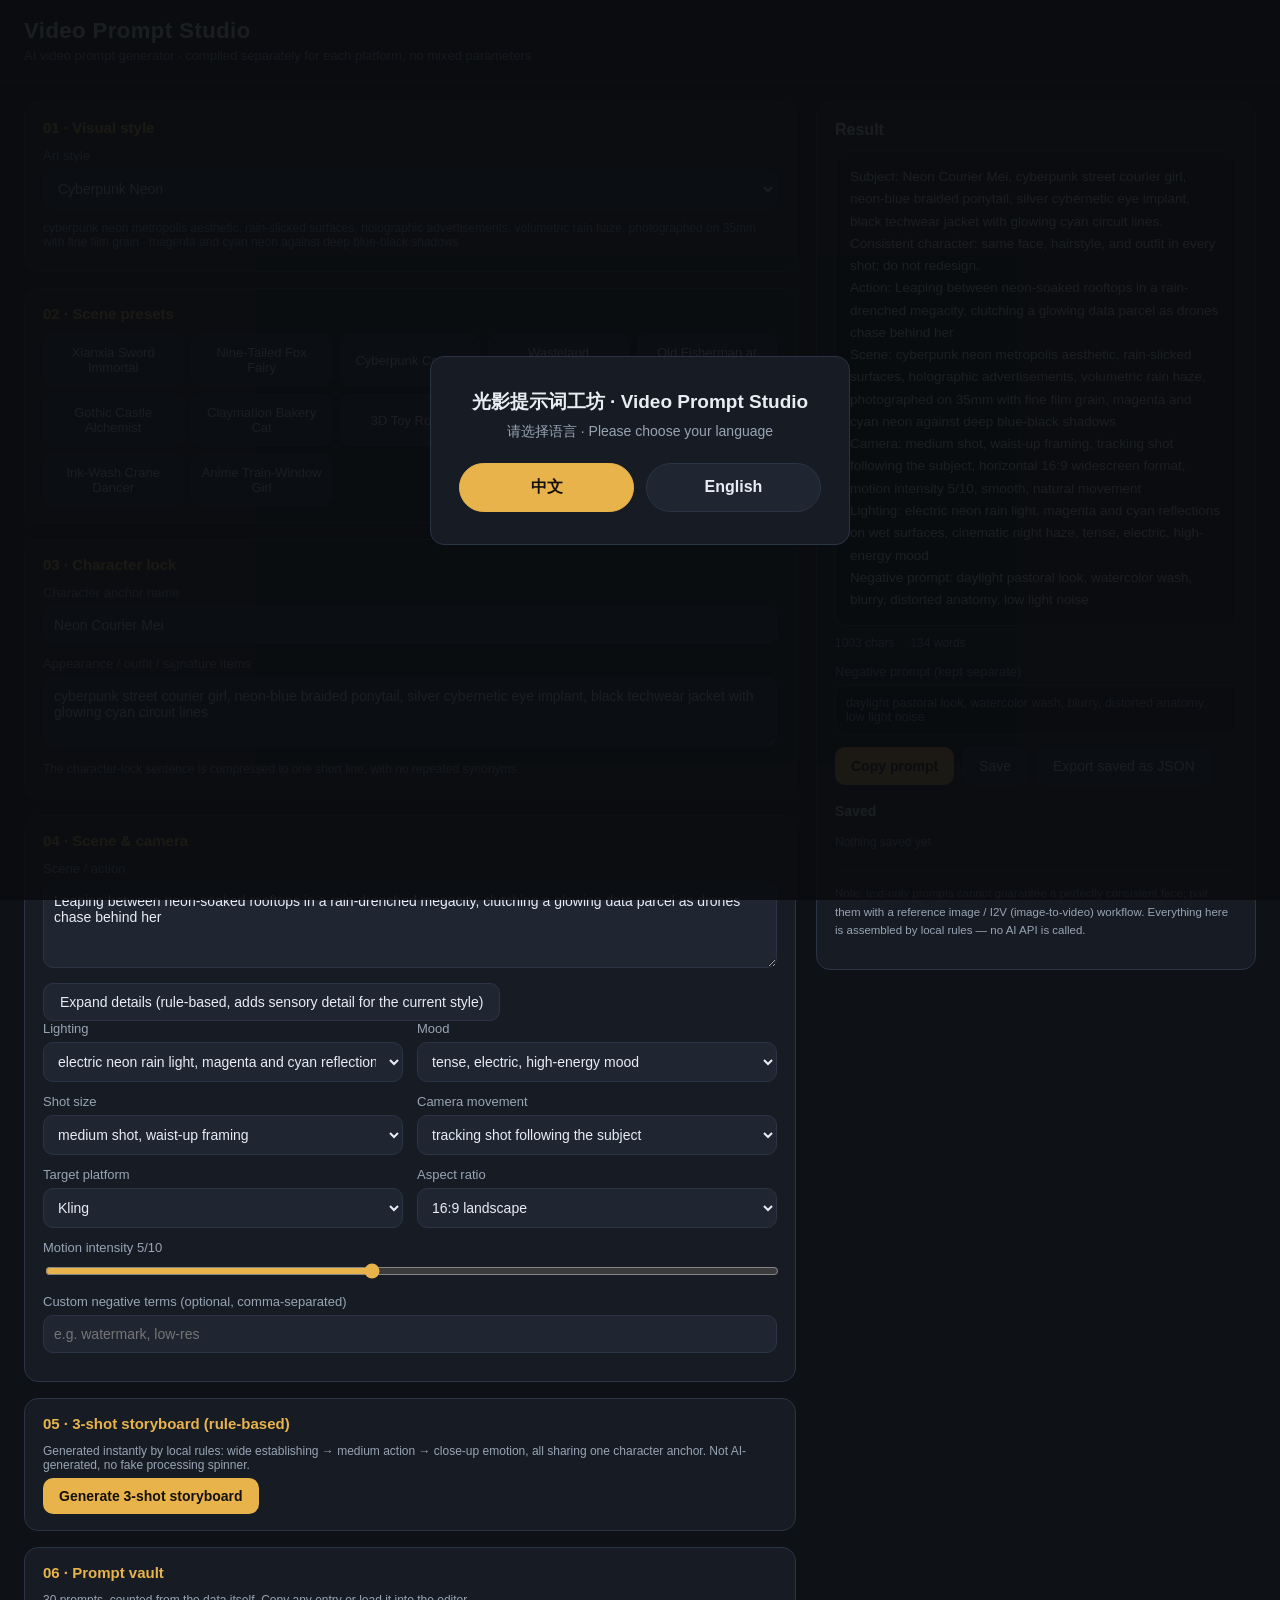
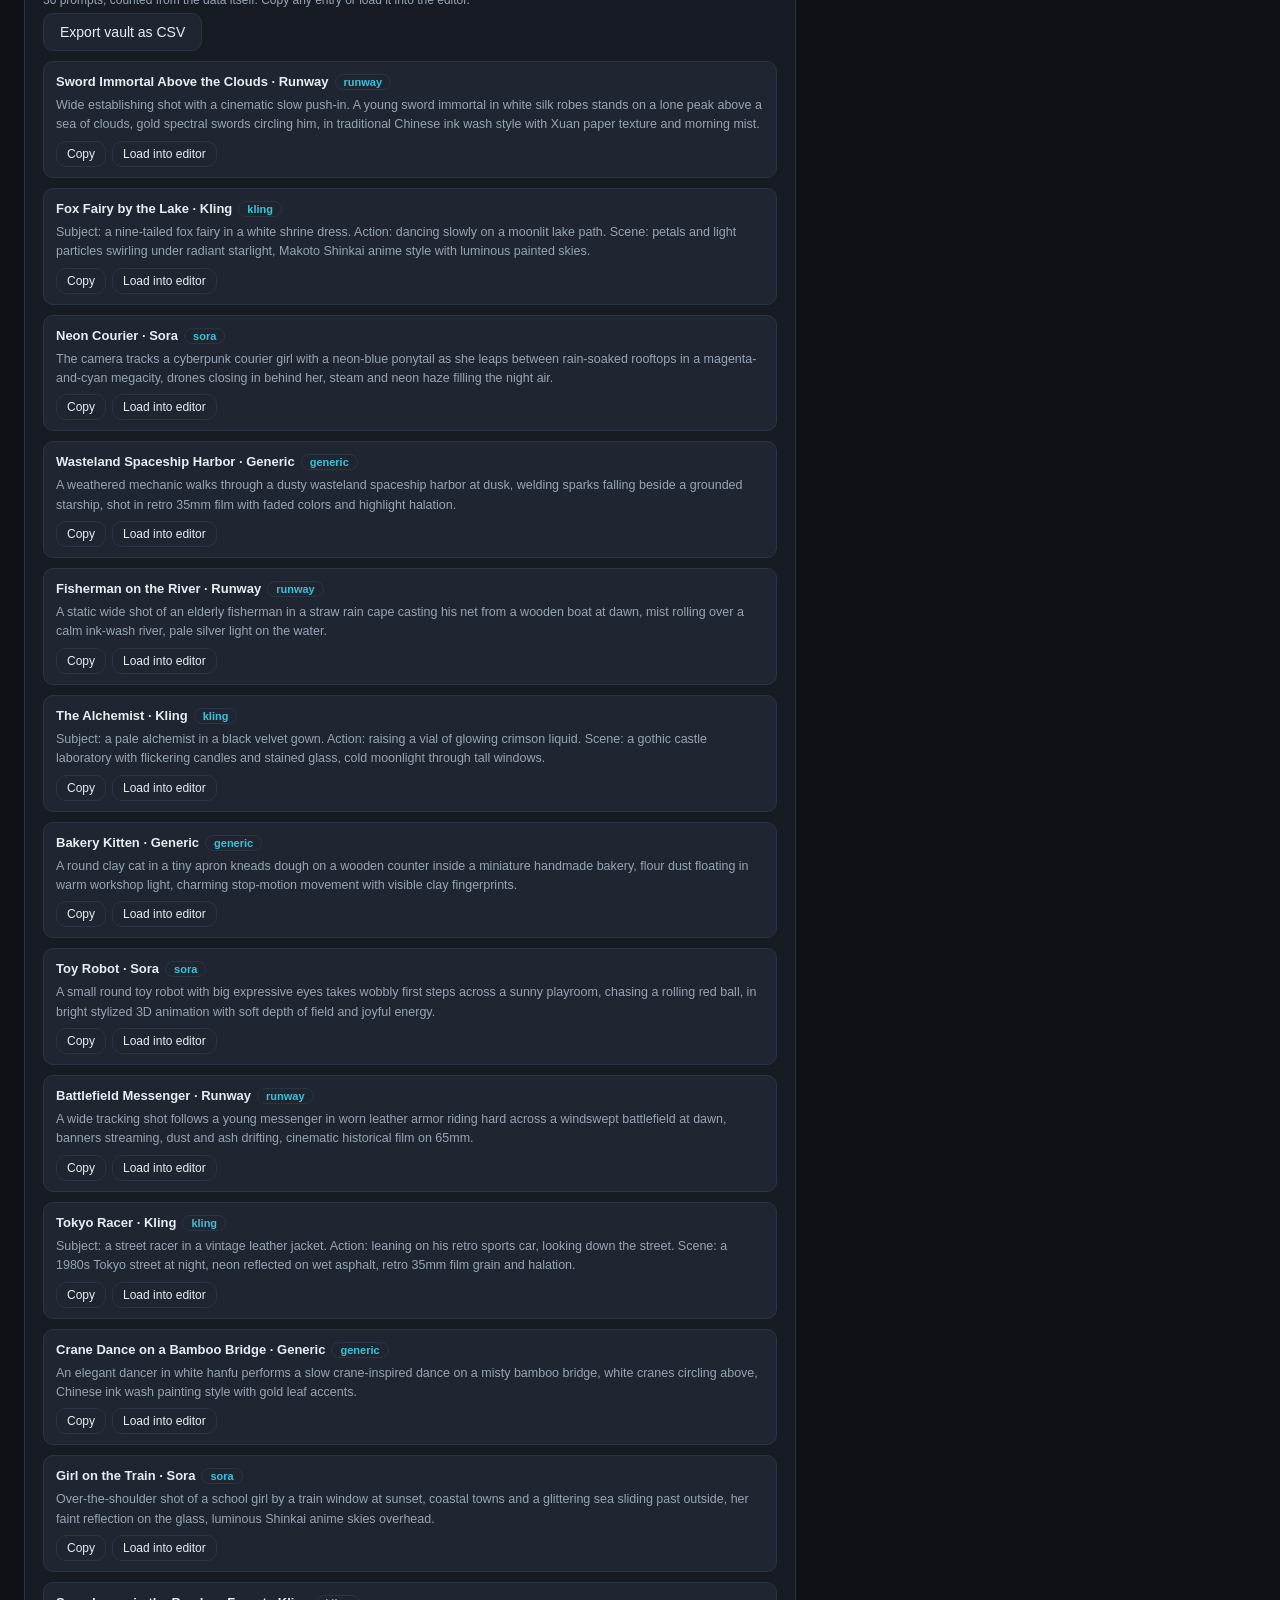
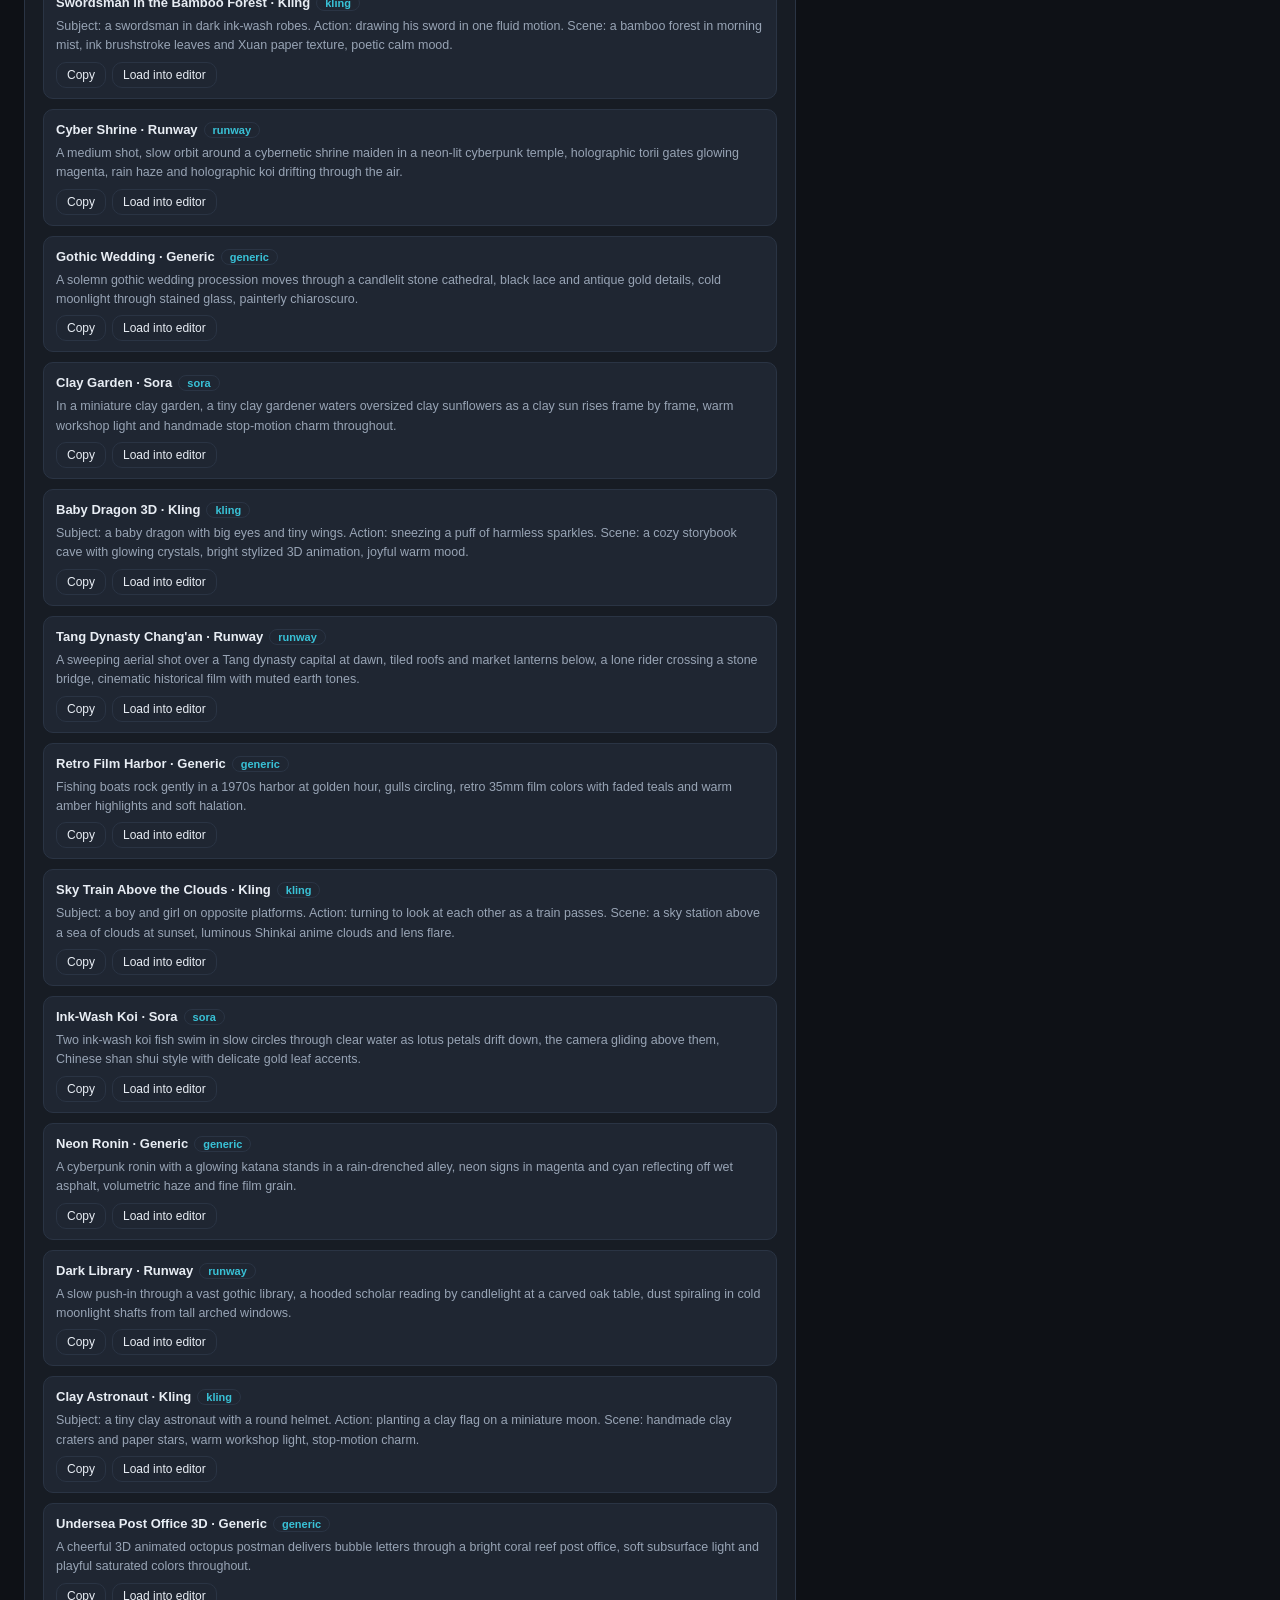
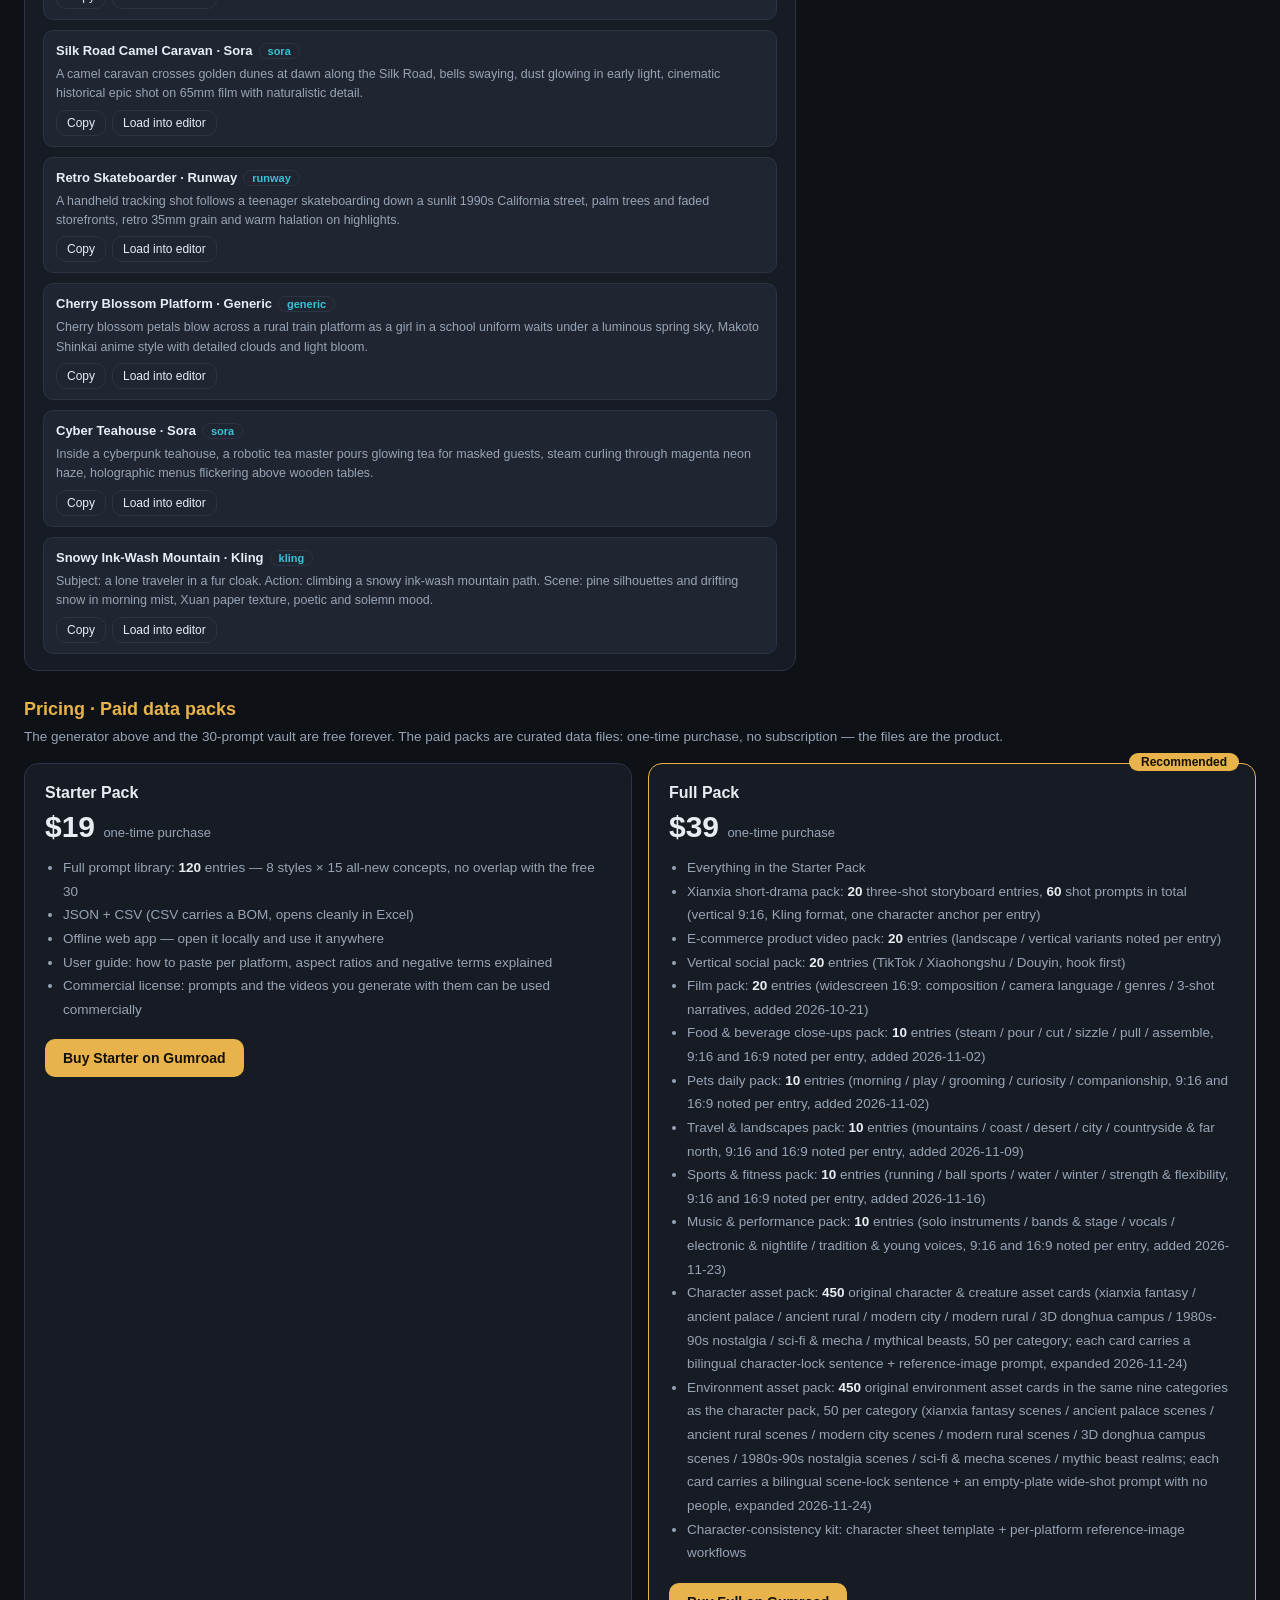
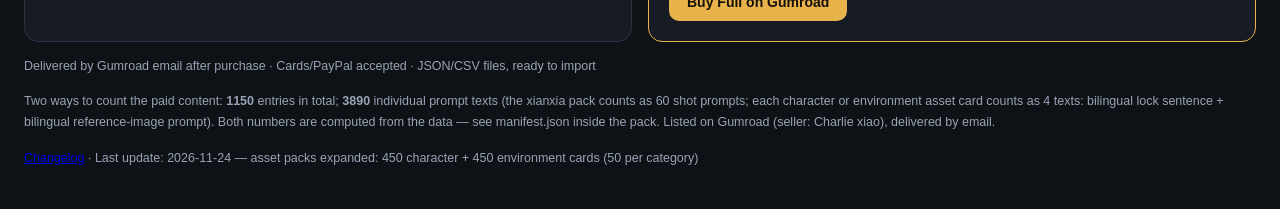
<file: index.html>
<!DOCTYPE html>
<html lang="zh-CN">
<head>
<meta charset="UTF-8">
<meta name="viewport" content="width=device-width, initial-scale=1.0">
<title>光影提示词工坊 · AI 视频提示词生成器</title>
<link rel="stylesheet" href="style.css">
</head>
<body>
<div id="lang-gate" class="lang-gate">
  <div class="lang-gate-card">
    <p class="lang-gate-brand">光影提示词工坊 · Video Prompt Studio</p>
    <p class="lang-gate-ask">请选择语言 · Please choose your language</p>
    <div class="lang-gate-btns">
      <button id="gate-zh" type="button">中文</button>
      <button id="gate-en" type="button">English</button>
    </div>
  </div>
</div>
<header class="topbar">
  <div>
    <h1 data-i18n="brand">光影提示词工坊</h1>
    <p class="subtitle" data-i18n="subtitle">AI 视频提示词生成器 · 按平台分别编译，不混用参数</p>
  </div>
</header>

<main class="layout">
  <section class="controls" aria-label="控件">
    <div class="card">
      <h2 data-i18n="s1">01 · 画面风格</h2>
      <label><span data-i18n="styleLabel">艺术风格</span>
        <select id="style-select"></select>
      </label>
      <p id="style-desc" class="hint"></p>
    </div>

    <div class="card">
      <h2 data-i18n="s2">02 · 场景预设</h2>
      <div id="preset-grid" class="preset-grid"></div>
    </div>

    <div class="card">
      <h2 data-i18n="s3">03 · 角色锁定</h2>
      <label><span data-i18n="charName">角色锚点名</span>
        <input id="char-name" type="text">
      </label>
      <label><span data-i18n="charAttrs">外貌 / 服装 / 标志物</span>
        <textarea id="char-attrs" rows="3"></textarea>
      </label>
      <p class="hint" data-i18n="charLockHint">角色锁定句已压缩为一句短句，不再重复堆砌同义词。</p>
    </div>

    <div class="card">
      <h2 data-i18n="s4">04 · 场景与镜头</h2>
      <label><span data-i18n="sceneLabel">场景 / 动作</span>
        <textarea id="scene" rows="4"></textarea>
      </label>
      <button id="expand-btn" type="button" class="secondary" data-i18n="expandBtn">细节扩写（规则生成，按当前风格补充感官细节）</button>
      <div class="grid2">
        <label><span data-i18n="lighting">光线</span>
          <select id="lighting-select"></select>
        </label>
        <label><span data-i18n="mood">氛围</span>
          <select id="mood-select"></select>
        </label>
        <label><span data-i18n="shot">景别</span>
          <select id="shot-select"></select>
        </label>
        <label><span data-i18n="movement">运镜</span>
          <select id="movement-select"></select>
        </label>
        <label><span data-i18n="platform">目标平台</span>
          <select id="platform-select"></select>
        </label>
        <label><span data-i18n="aspect">画幅</span>
          <select id="aspect-select">
            <option value="16:9" data-i18n="aspect169">16:9 横屏</option>
            <option value="9:16" data-i18n="aspect916">9:16 竖屏</option>
            <option value="1:1" data-i18n="aspect11">1:1 方形</option>
          </select>
        </label>
      </div>
      <label><span data-i18n="motion">运动强度</span> <span id="motion-val">5</span>/10
        <input id="motion" type="range" min="1" max="10" value="5">
      </label>
      <label><span data-i18n="customNeg">自定义负面词（可选，逗号分隔）</span>
        <input id="custom-neg" type="text" data-i18n-ph="customNegPh" placeholder="例如：水印, 低清">
      </label>
      <p id="dirty-note" class="hint warn-note" hidden data-i18n="dirtyNote">光线/氛围已被你手动调整，切换风格时不会自动覆盖。</p>
    </div>

    <div class="card">
      <h2 data-i18n="s5">05 · 3 镜分镜（规则生成）</h2>
      <p class="hint" data-i18n="storyboardHint">本地规则即时生成：远景建立 → 中景动作 → 特写情绪，共享同一角色锚点。不是 AI 生成，不转圈假装处理。</p>
      <button id="storyboard-btn" type="button" data-i18n="storyboardBtn">生成 3 镜分镜</button>
      <div id="storyboard-output"></div>
    </div>

    <div class="card">
      <h2 data-i18n="s6">06 · 提示词库</h2>
      <p class="hint" data-i18n-html="vaultHint">共 <span id="vault-count">0</span> 条，数字由数据本身计算。每条可复制或载入编辑器。</p>
      <button id="export-vault-csv" type="button" class="secondary" data-i18n="exportCsvBtn">导出提示词库 CSV</button>
      <div id="vault-list" class="vault-list"></div>
    </div>
  </section>

  <aside class="output-panel" aria-label="生成结果">
    <div class="output-inner">
      <h2 data-i18n="outputTitle">生成结果</h2>
      <div id="warnings" class="warnings" hidden></div>
      <pre id="output"></pre>
      <div class="meta-row">
        <span id="char-count">0 字符</span><span id="word-count">0 词</span>
      </div>
      <label><span data-i18n="negLabel">负面提示词（与正文分开）</span>
        <pre id="negative-output" class="negative"></pre>
      </label>
      <div class="btn-row">
        <button id="copy-btn" type="button" data-i18n="copyBtn">复制提示词</button>
        <button id="save-btn" type="button" class="secondary" data-i18n="saveBtn">保存</button>
        <button id="export-json" type="button" class="secondary" data-i18n="exportJsonBtn">导出已保存 JSON</button>
      </div>
      <h3 data-i18n="savedTitle">已保存</h3>
      <div id="saved-list" class="saved-list"></div>
      <p class="fineprint" data-i18n="fineprint">说明：纯文字提示词不能保证角色脸部完全一致，建议配合参考图 / I2V（图生视频）使用。本工具所有生成均为本地规则拼装，不调用任何 AI 接口。</p>
    </div>
  </aside>
</main>

<section class="pricing" aria-label="定价">
  <h2 data-i18n="pricingTitle">定价 · 付费数据包</h2>
  <p class="pricing-sub" data-i18n="pricingSub">上面的生成器和 30 条提示词库永久免费。付费包卖的是整理好的数据文件：买断制，无订阅，文件本身就是产品。</p>
  <div class="price-cards">
    <div class="price-card">
      <h3 data-i18n="starterName">Starter 入门包</h3>
      <p class="price">$19 <span data-i18n="once">一次性买断</span></p>
      <ul>
        <li data-i18n-html="starterLi1">全量提示词库 <b id="pi-lib">120</b> 条：8 种风格 × 15 个全新概念，与免费 30 条不重复</li>
        <li data-i18n="starterLi2">JSON + CSV 双格式（CSV 带 BOM，Excel 直接打开不乱码）</li>
        <li data-i18n="starterLi3">离线版网页应用，本地打开即用</li>
        <li data-i18n="starterLi4">《使用指南》：各平台粘贴方法、画幅与负面词说明</li>
        <li data-i18n="starterLi5">商业授权：提示词及所生成视频可商用</li>
      </ul>
      <a class="buy-btn" id="buy-starter" href="https://gumroad.com/l/ebcjyh" target="_blank" rel="noopener" data-i18n="buyStarter">在 Gumroad 购买 Starter</a>
    </div>
    <div class="price-card featured">
      <p class="badge" data-i18n="badge">推荐</p>
      <h3 data-i18n="fullName">Full 全量包</h3>
      <p class="price">$39 <span data-i18n="once">一次性买断</span></p>
      <ul>
        <li data-i18n="fullLiAll">Starter 入门包的全部内容</li>
        <li data-i18n-html="fullLiXianxia">仙侠短剧包：<b id="pi-xianxia">20</b> 个三镜分镜条目，共 <b id="pi-xianxia-shots">60</b> 条镜头提示词（竖屏 9:16，Kling 格式，同一角色锚点）</li>
        <li data-i18n-html="fullLiEcom">电商产品视频包：<b id="pi-ecom">20</b> 条（横屏 / 竖屏变体已逐条注明）</li>
        <li data-i18n-html="fullLiSocial">竖屏社媒包：<b id="pi-social">20</b> 条（TikTok / 小红书 / 抖音，开场钩子前置）</li>
        <li data-i18n-html="fullLiFilm">影视包：<b id="pi-film">20</b> 条（宽银幕 16:9：构图 / 镜头语言 / 类型片 / 三镜叙事，2026-10-21 周更加入）</li>
        <li data-i18n-html="fullLiFood">美食与饮品特写包：<b id="pi-food">10</b> 条（蒸汽 / 浇注 / 切开 / 滋滋作响 / 拉丝 / 组装特写，9:16 与 16:9 逐条标注，2026-11-02 周更加入）</li>
        <li data-i18n-html="fullLiPets">宠物日常包：<b id="pi-pets">10</b> 条（晨光 / 玩耍 / 洗护 / 好奇 / 陪伴日常，9:16 与 16:9 逐条标注，2026-11-02 周更加入）</li>
        <li data-i18n-html="fullLiTravel">旅行风光包：<b id="pi-travel">10</b> 条（山岳 / 海岸 / 沙漠 / 城市 / 乡野与远北，9:16 与 16:9 逐条标注，2026-11-09 周更加入）</li>
        <li data-i18n-html="fullLiSports">运动健身包：<b id="pi-sports">10</b> 条（晨跑 / 球类 / 水上 / 冰雪 / 力量与柔韧，9:16 与 16:9 逐条标注，2026-11-16 周更加入）</li>
        <li data-i18n-html="fullLiMusic">音乐与表演包：<b id="pi-music">10</b> 条（独奏 / 乐队舞台 / 人声 / 电子夜场 / 传统与童声，9:16 与 16:9 逐条标注，2026-11-23 周更加入）</li>
        <li data-i18n-html="fullLiChars">人物资产包：<b id="pi-chars">450</b> 张原创人物/神兽资产卡（仙侠玄幻 / 古风宫廷 / 古代乡村 / 现代都市 / 现代乡村 / 国漫3D校园 / 年代怀旧8090 / 科幻机甲 / 玄幻神兽，每类 50 张；每卡含中英双语锁定句 + 定妆提示词，2026-11-24 扩充）</li>
        <li data-i18n-html="fullLiEnvs">环境资产包：<b id="pi-envs">450</b> 张原创场景资产卡，与人物包同为九大类、每类 50 张（仙侠玄幻场景 / 古风宫廷场景 / 古代乡村场景 / 现代都市场景 / 现代乡村场景 / 国漫3D校园场景 / 年代怀旧场景 / 科幻机甲场景 / 玄幻秘境；每卡含中英双语场景锁定句 + 无人空镜全景提示词，2026-11-24 扩充）</li>
        <li data-i18n="fullLiKit">角色一致性套件：角色设定表模板 + 各平台参考图工作流</li>
      </ul>
      <a class="buy-btn" id="buy-full" href="https://gumroad.com/l/vneevp" target="_blank" rel="noopener" data-i18n="buyFull">在 Gumroad 购买 Full</a>
    </div>
  </div>
  <p class="pricing-note" data-i18n="pricingNote1">购买后由 Gumroad 邮件发货 · 支持信用卡/PayPal · 文件为 JSON/CSV，可直接导入使用</p>
  <p class="pricing-note" data-i18n-html="pricingNote2">付费内容两个计数口径：共 <b id="pi-entries">1150</b> 个条目；按单条提示词文本计共 <b id="pi-texts">3890</b> 条（仙侠包按 60 条镜头计；人物/环境资产包每卡按 4 条文本计：中英锁定句 + 中英定妆/全景提示词）。两个数字的定义见包内 manifest.json，均由数据自动统计。商品已在 Gumroad 上架（卖家 Charlie xiao），购买后由 Gumroad 邮件发货。</p>
  <p class="pricing-note" data-i18n-html="pricingNote3"><a href="changelog.html">更新日志</a> · 最近更新：2026-11-24 资产包大扩充：人物与环境各 450 张（每类 50 张）</p>
</section>

<script src="data.js"></script>
<script src="compiler.js"></script>
<script src="app.js"></script>
</body>
</html>
</file>
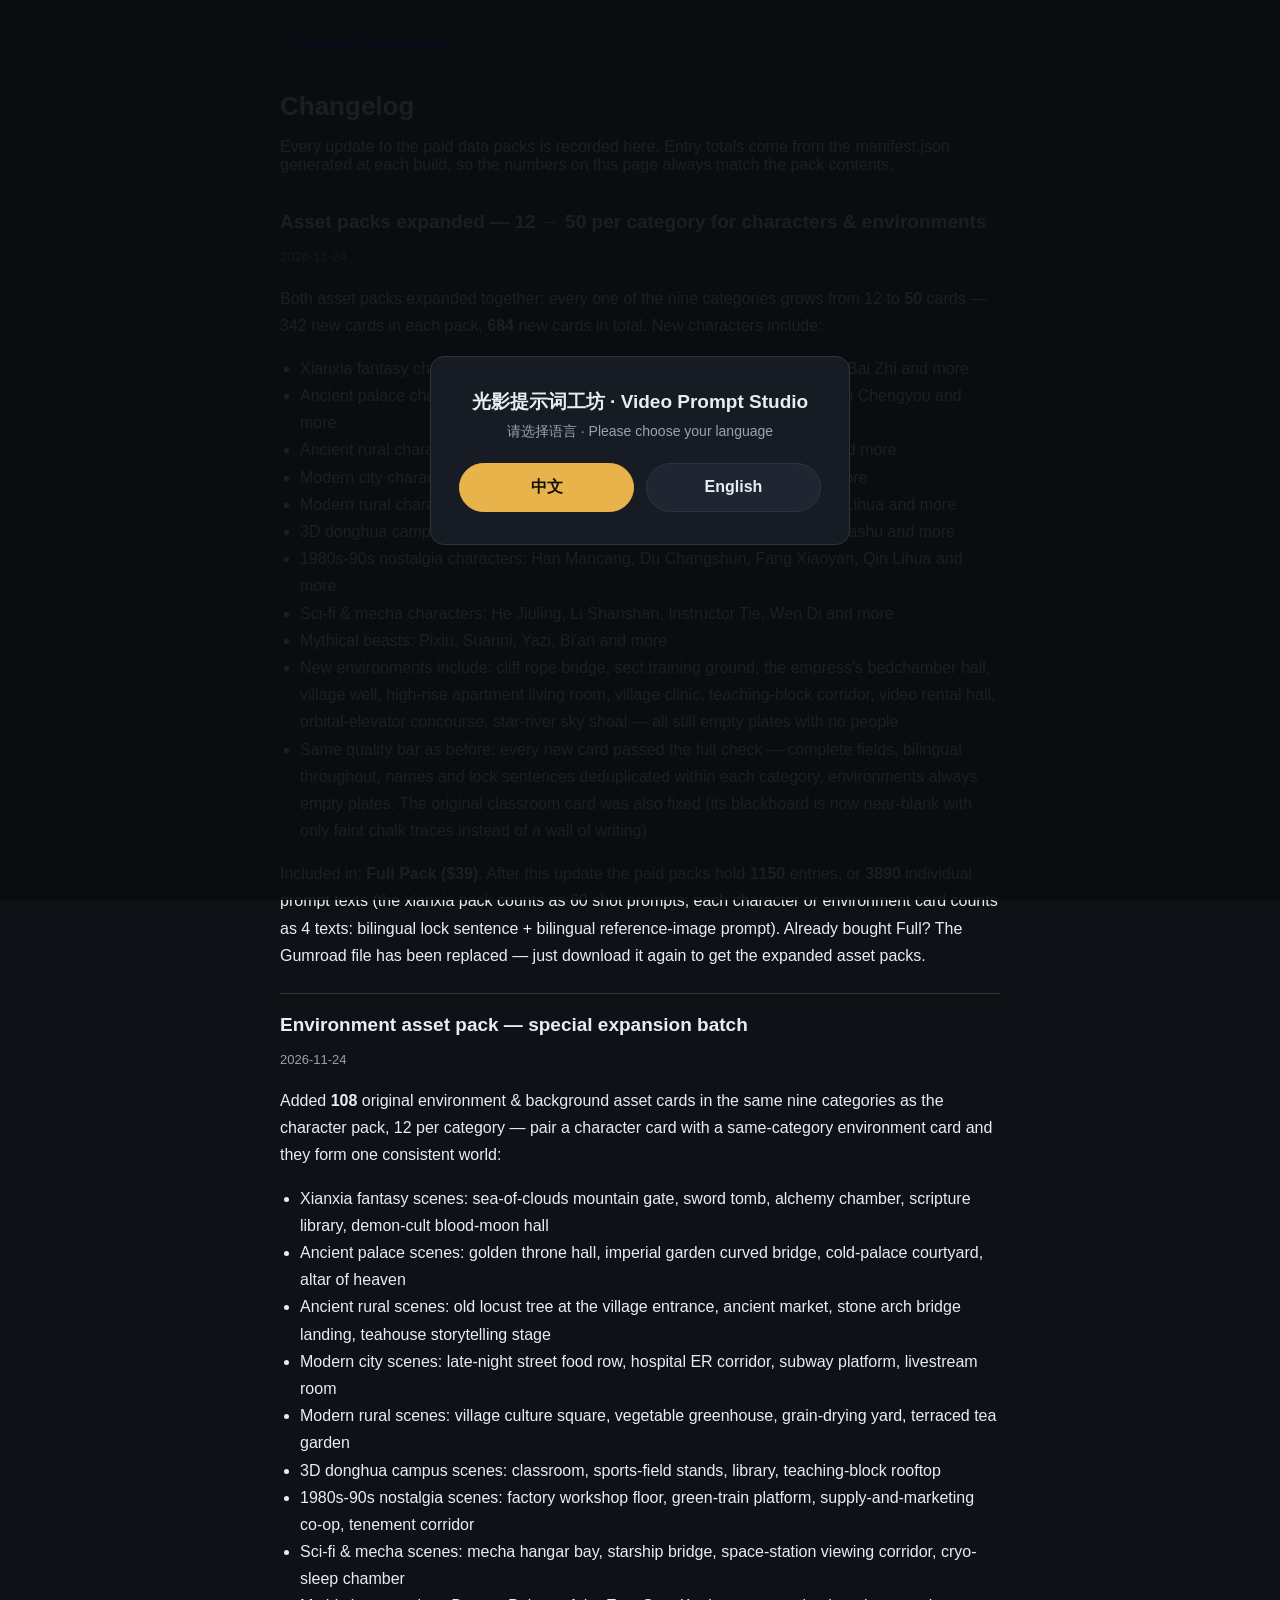
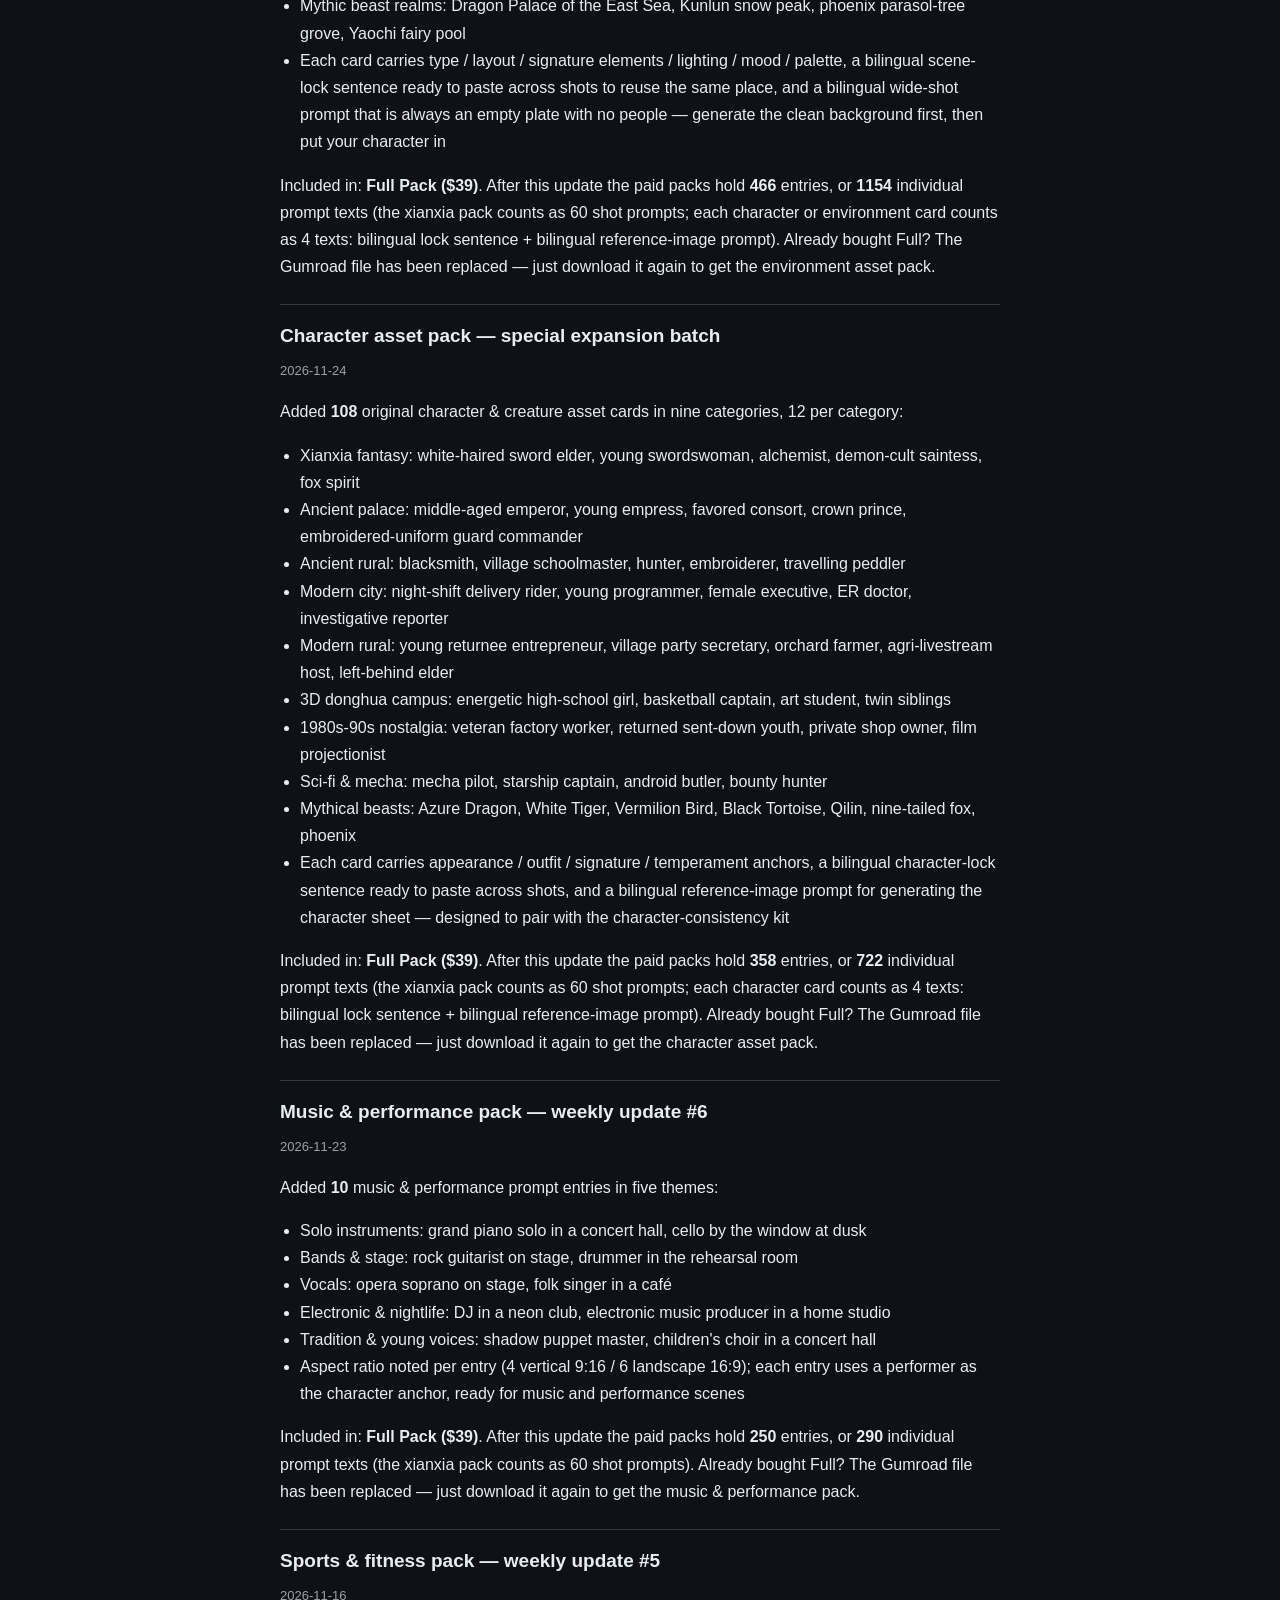
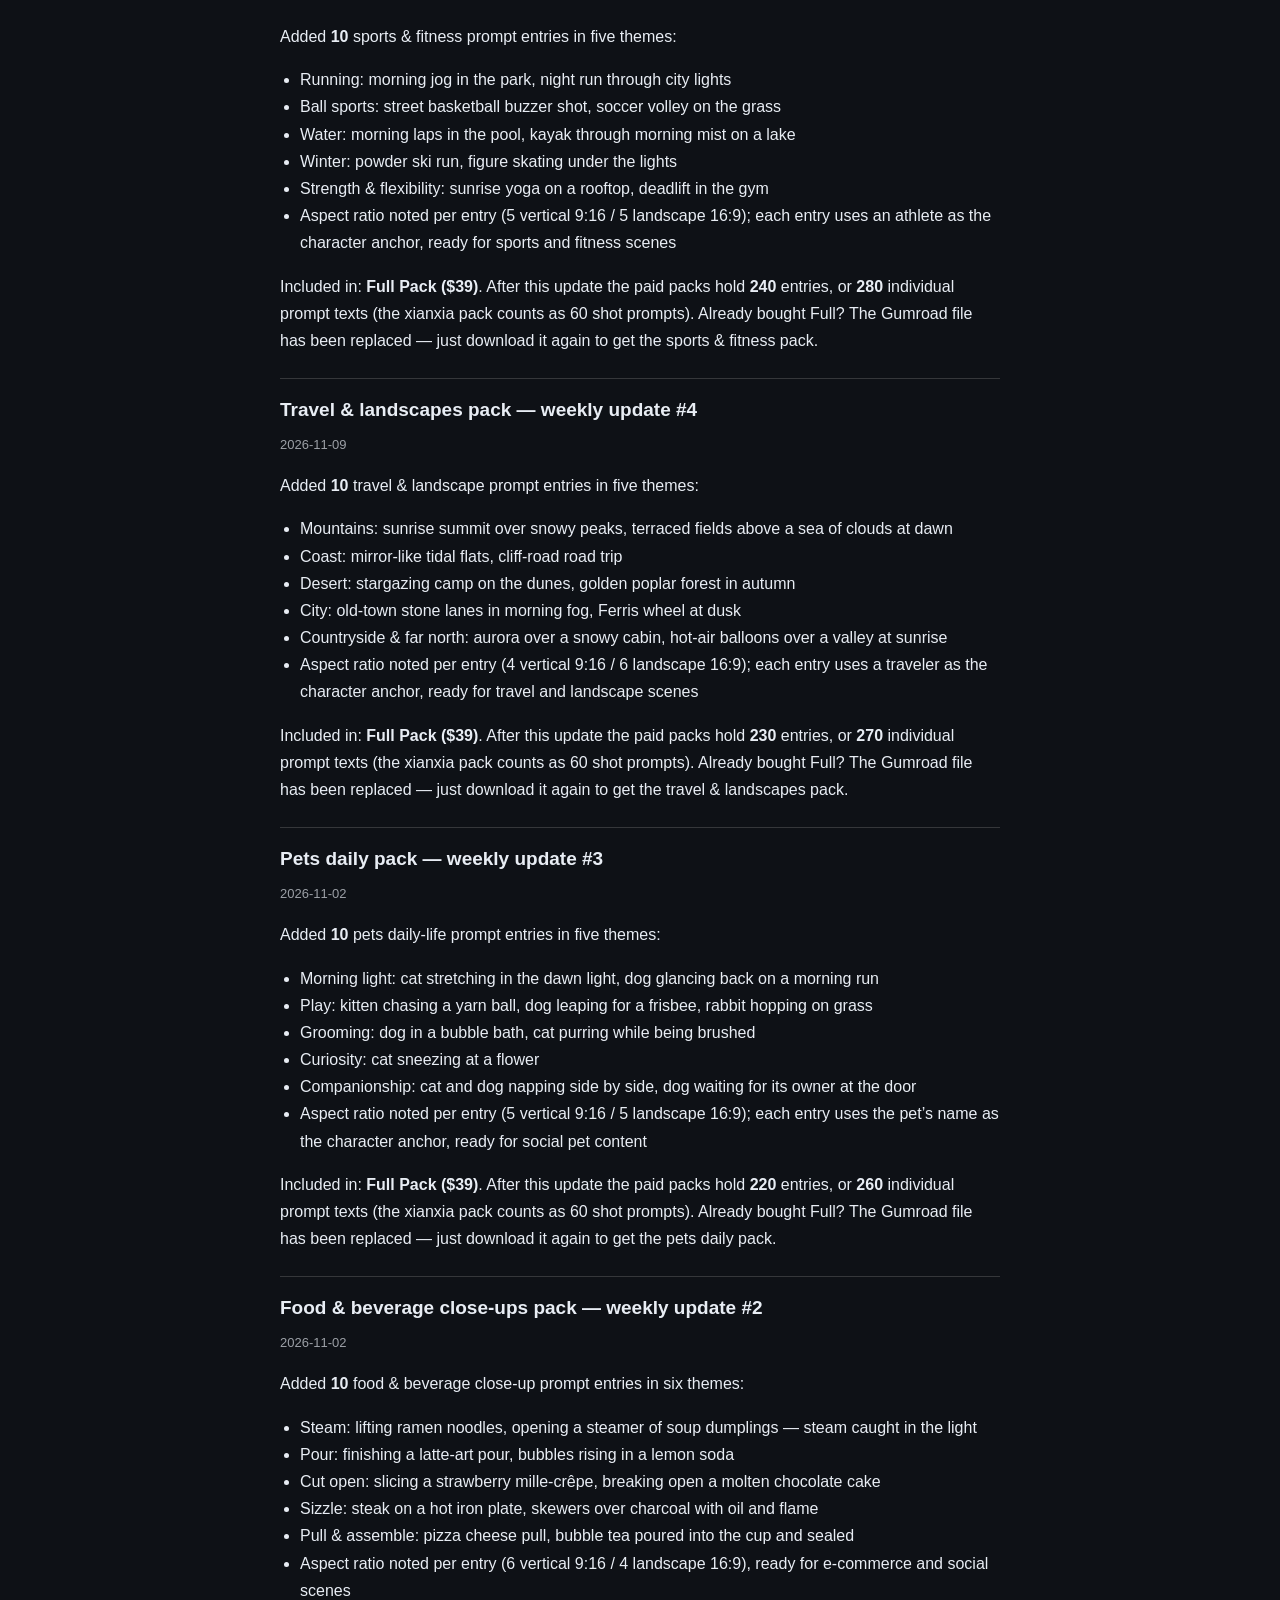
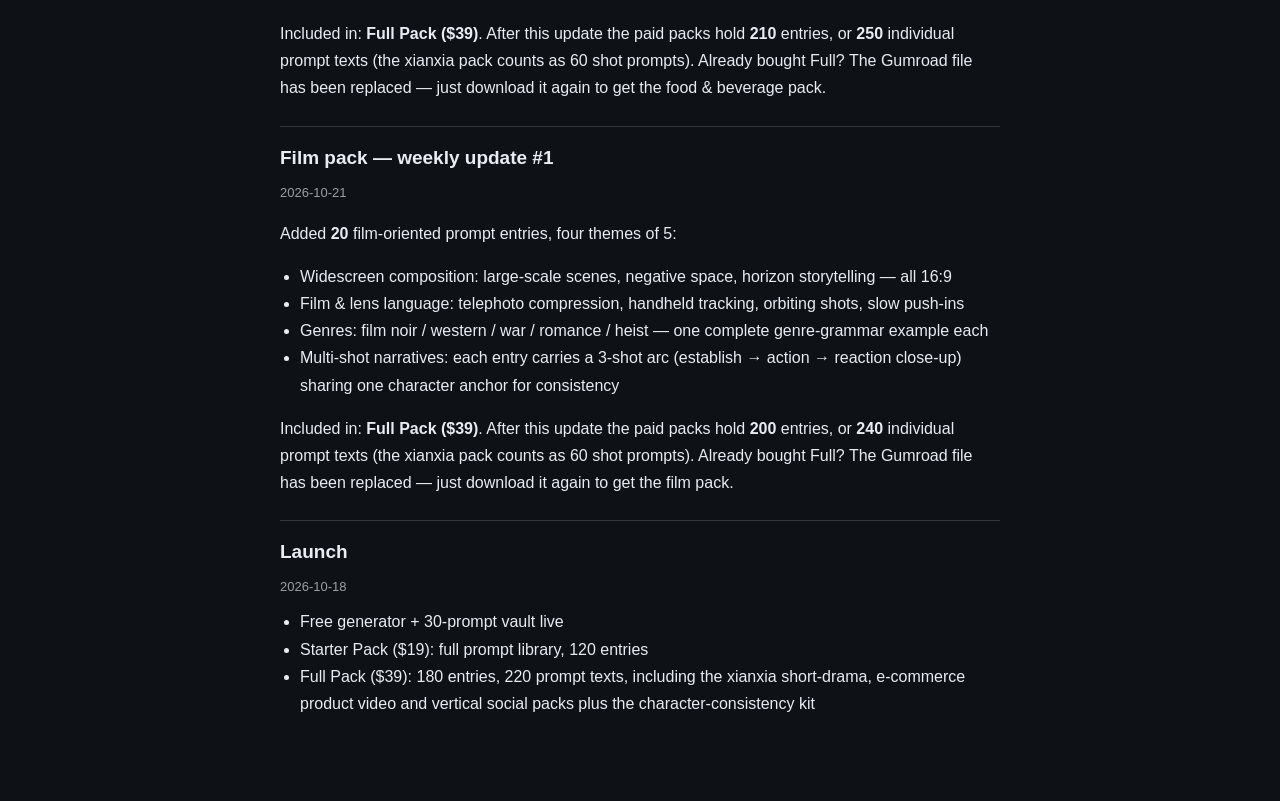
<file: changelog.html>
<!DOCTYPE html>
<html lang="zh-CN">
<head>
<meta charset="UTF-8">
<meta name="viewport" content="width=device-width, initial-scale=1.0">
<title>更新日志 · 光影提示词工坊 Video Prompt Studio</title>
<link rel="stylesheet" href="style.css">
<style>
  .changelog { max-width: 760px; margin: 0 auto; padding: 32px 20px 64px; }
  .changelog h1 { font-size: 26px; margin-bottom: 8px; }
  .changelog .back { display: inline-block; margin-bottom: 24px; }
  .entry { border-top: 1px solid rgba(127,127,127,.35); padding: 20px 0 8px; }
  .entry h2 { font-size: 19px; margin: 0 0 6px; }
  .entry .date { opacity: .65; font-size: 13px; margin-bottom: 10px; }
  .entry ul { margin: 8px 0 12px; padding-left: 20px; line-height: 1.7; }
  .entry p { line-height: 1.7; }
</style>
</head>
<body>
<div id="lang-gate" class="lang-gate">
  <div class="lang-gate-card">
    <p class="lang-gate-brand">光影提示词工坊 · Video Prompt Studio</p>
    <p class="lang-gate-ask">请选择语言 · Please choose your language</p>
    <div class="lang-gate-btns">
      <button id="gate-zh" type="button">中文</button>
      <button id="gate-en" type="button">English</button>
    </div>
  </div>
</div>
<main class="changelog">
  <a class="back" href="index.html" data-i18n="back">← 返回生成器</a>
  <h1 data-i18n="title">更新日志</h1>
  <p data-i18n="intro">付费数据包的每次更新都记录在这里。条目总数以每次构建自动生成的 manifest.json 为准，本页数字与包内清单一致。</p>

  <section class="entry">
    <h2 data-i18n="e9h">资产包大扩充 — 人物与环境每类 12 → 50 张</h2>
    <p class="date">2026-11-24</p>
    <p data-i18n-html="e9intro">人物资产包与环境资产包同步扩充：九大类每一类从 12 张扩到 <b>50 张</b>，两个包各新增 342 张、合计新增 <b>684 张</b>卡。新增人物举例：</p>
    <ul>
      <li data-i18n="e9l1">仙侠玄幻人物：慕容霜华、楚惊鸿、柳三变、白芷等</li>
      <li data-i18n="e9l2">古风宫廷人物：沈慧慈、萧承渊、萧明璇、萧承祐等</li>
      <li data-i18n="e9l3">古代乡村人物：赵木生、陶玉娥、白老赶、石牛娃等</li>
      <li data-i18n="e9l4">现代都市人物：陆海峰、苏曼妮、赵铁柱、陈默等</li>
      <li data-i18n="e9l5">现代乡村人物：周晓娟、唐海生、顾长青、马丽华等</li>
      <li data-i18n="e9l6">国漫3D校园人物：陈默涵、唐果、方亦辰、何嘉树等</li>
      <li data-i18n="e9l7">年代怀旧人物：韩满仓、杜长顺、方晓燕、秦丽华等</li>
      <li data-i18n="e9l8">科幻机甲人物：何九龄、黎闪闪、铁教官、闻笛等</li>
      <li data-i18n="e9l9">玄幻神兽：貔貅、狻猊、睚眦、狴犴等</li>
      <li data-i18n="e9l10">新增环境举例：绝壁索桥、宗门演武场、皇后寝宫正殿、村中水井、高层公寓客厅、村卫生室、教学楼走廊、录像厅、轨道电梯站厅、星河天渚等，仍全部为无人空镜</li>
      <li data-i18n="e9l11">质量标准不变：每张新卡逐张过检——字段完整、中英双语、类内名字与锁定句查重、环境一律空镜；原教室卡的黑板问题已一并修正（黑板改为近空白、仅留淡淡粉笔擦痕）</li>
    </ul>
    <p data-i18n-html="e9foot">收录范围：<b>Full 全量包（$39）</b>。本次更新后，付费包共 <b>1150</b> 个条目；按单条提示词文本计共 <b>3890</b> 条（仙侠包按 60 条镜头计；人物/环境资产包每卡按 4 条文本计：中英锁定句 + 中英定妆/全景提示词）。已购买 Full 的用户：Gumroad 商品文件已替换为新版，重新下载即可获得扩充后的资产包。</p>
  </section>

  <section class="entry">
    <h2 data-i18n="e8h">环境资产包上线 — 特别扩充批</h2>
    <p class="date">2026-11-24</p>
    <p data-i18n-html="e8intro">新增 <b>108 张</b>原创环境/背景资产卡，与人物资产包同为九大类、每类 12 张，人物卡与场景卡同类配对即成同一个世界：</p>
    <ul>
      <li data-i18n="e8l1">仙侠玄幻场景：云海山门广场、剑冢、炼丹房、藏经阁、魔教血月大殿等</li>
      <li data-i18n="e8l2">古风宫廷场景：金銮大殿、御花园曲桥、冷宫残院、祭天坛等</li>
      <li data-i18n="e8l3">古代乡村场景：村口老槐树、古代集市、石拱桥河埠、茶馆说书场等</li>
      <li data-i18n="e8l4">现代都市场景：深夜大排档街、医院急诊走廊、地铁站台、直播间等</li>
      <li data-i18n="e8l5">现代乡村场景：文化广场、蔬菜大棚、晒谷场、梯田茶园等</li>
      <li data-i18n="e8l6">国漫3D校园场景：教室、操场看台、图书馆、教学楼天台等</li>
      <li data-i18n="e8l7">年代怀旧场景：工厂车间、绿皮火车站台、供销社、筒子楼走廊等</li>
      <li data-i18n="e8l8">科幻机甲场景：机甲格纳库、星舰舰桥、空间站观景走廊、休眠舱室等</li>
      <li data-i18n="e8l9">玄幻秘境：东海龙宫、昆仑雪峰、凤凰梧桐林、瑶池仙境等</li>
      <li data-i18n="e8l10">每张卡含类型 / 空间布局 / 标志元素 / 光线 / 气氛 / 主色调，中英双语场景锁定句可直接粘贴跨镜头复用同一处景，中英全景提示词一律为无人空镜——先生成干净背景板，再把人物放进去</li>
    </ul>
    <p data-i18n-html="e8foot">收录范围：<b>Full 全量包（$39）</b>。本次更新后，付费包共 <b>466</b> 个条目；按单条提示词文本计共 <b>1154</b> 条（仙侠包按 60 条镜头计；人物/环境资产包每卡按 4 条文本计：中英锁定句 + 中英定妆/全景提示词）。已购买 Full 的用户：Gumroad 商品文件已替换为新版，重新下载即可获得环境资产包。</p>
  </section>

  <section class="entry">
    <h2 data-i18n="e7h">人物资产包上线 — 特别扩充批</h2>
    <p class="date">2026-11-24</p>
    <p data-i18n-html="e7intro">新增 <b>108 张</b>原创人物/神兽资产卡，九大类、每类 12 张：</p>
    <ul>
      <li data-i18n="e7l1">仙侠玄幻：白发剑修长老、年轻女剑仙、炼丹师、魔教圣女、妖族狐女等</li>
      <li data-i18n="e7l2">古风宫廷：中年皇帝、年轻皇后、受宠贵妃、太子、锦衣卫指挥使等</li>
      <li data-i18n="e7l3">古代乡村：铁匠、私塾先生、猎户、绣娘、走村货郎等</li>
      <li data-i18n="e7l4">现代都市：夜班外卖骑手、年轻程序员、女高管、急诊医生、调查记者等</li>
      <li data-i18n="e7l5">现代乡村：返乡创业青年、村支书、果农、助农直播主播、留守老人等</li>
      <li data-i18n="e7l6">国漫3D校园：元气高中女生、篮球队长、美术特长生、双胞胎姐弟等</li>
      <li data-i18n="e7l7">年代怀旧8090：工厂老师傅、返城知青、个体户老板、电影放映员等</li>
      <li data-i18n="e7l8">科幻机甲：机甲驾驶员、星舰舰长、仿生人管家、赏金猎人等</li>
      <li data-i18n="e7l9">玄幻神兽：青龙、白虎、朱雀、玄武、麒麟、九尾狐、凤凰等</li>
      <li data-i18n="e7l10">每张卡含外貌 / 服装 / 标志物 / 气质锚点，中英双语锁定句可直接粘贴跨镜头复用，中英定妆提示词用于生成角色参考图，与角色一致性套件配套使用</li>
    </ul>
    <p data-i18n-html="e7foot">收录范围：<b>Full 全量包（$39）</b>。本次更新后，付费包共 <b>358</b> 个条目；按单条提示词文本计共 <b>722</b> 条（仙侠包按 60 条镜头计；人物资产包每卡按 4 条文本计：中英锁定句 + 中英定妆提示词）。已购买 Full 的用户：Gumroad 商品文件已替换为新版，重新下载即可获得人物资产包。</p>
  </section>

  <section class="entry">
    <h2 data-i18n="e6h">音乐与表演包上线 — 第六批周更</h2>
    <p class="date">2026-11-23</p>
    <p data-i18n-html="e6intro">新增 <b>10 条</b>音乐与表演提示词条目，五个主题：</p>
    <ul>
      <li data-i18n="e6l1">独奏：音乐厅钢琴独奏、窗边大提琴</li>
      <li data-i18n="e6l2">乐队舞台：摇滚吉他手舞台独奏、排练室鼓手</li>
      <li data-i18n="e6l3">人声：歌剧女高音、咖啡馆民谣弹唱</li>
      <li data-i18n="e6l4">电子夜场：夜场 DJ、家庭工作室电子音乐制作人</li>
      <li data-i18n="e6l5">传统与童声：皮影戏艺人、童声合唱团</li>
      <li data-i18n="e6l6">画幅逐条标注（9:16 竖屏 4 条 / 16:9 横屏 6 条），每条以表演者作角色锚点，音乐与表演场景可直接套用</li>
    </ul>
    <p data-i18n-html="e6foot">收录范围：<b>Full 全量包（$39）</b>。本次更新后，付费包共 <b>250</b> 个条目；按单条提示词文本计共 <b>290</b> 条（仙侠包按 60 条镜头计）。已购买 Full 的用户：Gumroad 商品文件已替换为新版，重新下载即可获得音乐与表演包。</p>
  </section>

  <section class="entry">
    <h2 data-i18n="e5h">运动健身包上线 — 第五批周更</h2>
    <p class="date">2026-11-16</p>
    <p data-i18n-html="e5intro">新增 <b>10 条</b>运动健身提示词条目，五个主题：</p>
    <ul>
      <li data-i18n="e5l1">晨跑：晨光公园慢跑、夜跑城市灯光</li>
      <li data-i18n="e5l2">球类：街头篮球绝杀、草地足球凌空抽射</li>
      <li data-i18n="e5l3">水上：泳池晨泳、晨雾湖面皮划艇</li>
      <li data-i18n="e5l4">冰雪：粉雪滑雪、冰场花滑灯光下</li>
      <li data-i18n="e5l5">力量与柔韧：日出屋顶瑜伽、健身房硬拉</li>
      <li data-i18n="e5l6">画幅逐条标注（9:16 竖屏 5 条 / 16:9 横屏 5 条），每条以运动员作角色锚点，运动与健身场景可直接套用</li>
    </ul>
    <p data-i18n-html="e5foot">收录范围：<b>Full 全量包（$39）</b>。本次更新后，付费包共 <b>240</b> 个条目；按单条提示词文本计共 <b>280</b> 条（仙侠包按 60 条镜头计）。已购买 Full 的用户：Gumroad 商品文件已替换为新版，重新下载即可获得运动健身包。</p>
  </section>

  <section class="entry">
    <h2 data-i18n="e4h">旅行风光包上线 — 第四批周更</h2>
    <p class="date">2026-11-09</p>
    <p data-i18n-html="e4intro">新增 <b>10 条</b>旅行风光提示词条目，五个主题：</p>
    <ul>
      <li data-i18n="e4l1">山岳：雪山日出登顶、云海梯田晨光</li>
      <li data-i18n="e4l2">海岸：潮汐滩涂镜面、悬崖公路自驾</li>
      <li data-i18n="e4l3">沙漠：沙丘星空露营、金秋胡杨林</li>
      <li data-i18n="e4l4">城市：晨雾古城石板巷、黄昏摩天轮</li>
      <li data-i18n="e4l5">乡野与远北：极光雪夜小木屋、热气球谷地日出</li>
      <li data-i18n="e4l6">画幅逐条标注（9:16 竖屏 4 条 / 16:9 横屏 6 条），每条以旅人作角色锚点，旅行与风光场景可直接套用</li>
    </ul>
    <p data-i18n-html="e4foot">收录范围：<b>Full 全量包（$39）</b>。本次更新后，付费包共 <b>230</b> 个条目；按单条提示词文本计共 <b>270</b> 条（仙侠包按 60 条镜头计）。已购买 Full 的用户：Gumroad 商品文件已替换为新版，重新下载即可获得旅行风光包。</p>
  </section>

  <section class="entry">
    <h2 data-i18n="e3h">宠物日常包上线 — 第三批周更</h2>
    <p class="date">2026-11-02</p>
    <p data-i18n-html="e3intro">新增 <b>10 条</b>宠物日常提示词条目，五个主题：</p>
    <ul>
      <li data-i18n="e3l1">晨光：猫咪晨光伸懒腰、狗狗晨跑回眸</li>
      <li data-i18n="e3l2">玩耍：小猫追毛线球、狗狗腾空接飞盘、兔子草地跳跃</li>
      <li data-i18n="e3l3">洗护：狗狗泡泡浴、猫咪梳毛打呼</li>
      <li data-i18n="e3l4">好奇：猫咪嗅花打喷嚏</li>
      <li data-i18n="e3l5">陪伴：猫狗并排午睡、狗狗门口等主人</li>
      <li data-i18n="e3l6">画幅逐条标注（9:16 竖屏 5 条 / 16:9 横屏 5 条），每条以宠物名作角色锚点，社媒萌宠场景可直接套用</li>
    </ul>
    <p data-i18n-html="e3foot">收录范围：<b>Full 全量包（$39）</b>。本次更新后，付费包共 <b>220</b> 个条目；按单条提示词文本计共 <b>260</b> 条（仙侠包按 60 条镜头计）。已购买 Full 的用户：Gumroad 商品文件已替换为新版，重新下载即可获得宠物日常包。</p>
  </section>

  <section class="entry">
    <h2 data-i18n="e2h">美食与饮品特写包上线 — 第二批周更</h2>
    <p class="date">2026-11-02</p>
    <p data-i18n-html="e2intro">新增 <b>10 条</b>美食与饮品特写提示词条目，六个主题：</p>
    <ul>
      <li data-i18n="e2l1">蒸汽：拉面挑面、小笼包开笼，热气在光影里的特写</li>
      <li data-i18n="e2l2">浇与注：咖啡拉花收尾、柠檬气泡饮的气泡上升</li>
      <li data-i18n="e2l3">切开：草莓千层切件、熔岩巧克力蛋糕破开</li>
      <li data-i18n="e2l4">滋滋作响：铁板牛排、炭火烤串的油花与火苗</li>
      <li data-i18n="e2l5">拉丝与组装：披萨芝士拉丝、珍珠奶茶入杯封口</li>
      <li data-i18n="e2l6">画幅逐条标注（9:16 竖屏 6 条 / 16:9 横屏 4 条），电商与社媒场景可直接套用</li>
    </ul>
    <p data-i18n-html="e2foot">收录范围：<b>Full 全量包（$39）</b>。本次更新后，付费包共 <b>210</b> 个条目；按单条提示词文本计共 <b>250</b> 条（仙侠包按 60 条镜头计）。已购买 Full 的用户：Gumroad 商品文件已替换为新版，重新下载即可获得美食包。</p>
  </section>

  <section class="entry">
    <h2 data-i18n="e1h">影视包上线 — 第一批周更</h2>
    <p class="date">2026-10-21</p>
    <p data-i18n-html="e1intro">新增 <b>20 条</b>影视向提示词条目，四个主题各 5 条：</p>
    <ul>
      <li data-i18n="e1l1">宽银幕构图：大场面、负空间、地平线叙事，全部 16:9</li>
      <li data-i18n="e1l2">胶片与镜头语言：长焦压缩、手持跟拍、环绕镜头、慢推镜</li>
      <li data-i18n="e1l3">类型片：黑色电影 / 西部 / 战争 / 爱情 / 劫案，各一条完整的类型片语法示范</li>
      <li data-i18n="e1l4">多镜头叙事：每条含三镜叙事弧（建立 → 动作 → 反应特写），共用一个角色锚点保持人物一致</li>
    </ul>
    <p data-i18n-html="e1foot">收录范围：<b>Full 全量包（$39）</b>。本次更新后，付费包共 <b>200</b> 个条目；按单条提示词文本计共 <b>240</b> 条（仙侠包按 60 条镜头计）。已购买 Full 的用户：Gumroad 商品文件已替换为新版，重新下载即可获得影视包。</p>
  </section>

  <section class="entry">
    <h2 data-i18n="e0h">正式上线</h2>
    <p class="date">2026-10-18</p>
    <ul>
      <li data-i18n="e0l1">免费生成器 + 30 条提示词库上线</li>
      <li data-i18n="e0l2">Starter 入门包（$19）：全量提示词库 120 条</li>
      <li data-i18n="e0l3">Full 全量包（$39）：共 180 个条目，按单条提示词文本计 220 条，含仙侠短剧、电商产品视频、竖屏社媒三个垂直包与角色一致性套件</li>
    </ul>
  </section>
</main>
<script>
(function () {
  'use strict';
  // Same entry-language pattern as the homepage: the visitor picks one
  // language when the page opens, and the whole page renders in it.
  var EN = {
    back: '← Back to the generator',
    title: 'Changelog',
    intro: 'Every update to the paid data packs is recorded here. Entry totals come from the manifest.json generated at each build, so the numbers on this page always match the pack contents.',
    e9h: 'Asset packs expanded — 12 → 50 per category for characters & environments',
    e9intro: 'Both asset packs expanded together: every one of the nine categories grows from 12 to <b>50</b> cards — 342 new cards in each pack, <b>684</b> new cards in total. New characters include:',
    e9l1: 'Xianxia fantasy characters: Murong Shuanghua, Chu Jinghong, Liu Sanbian, Bai Zhi and more',
    e9l2: 'Ancient palace characters: Shen Huici, Xiao Chengyuan, Xiao Mingxuan, Xiao Chengyou and more',
    e9l3: 'Ancient rural characters: Zhao Musheng, Tao Yu\'e, Bai Laogan, Shi Niuwa and more',
    e9l4: 'Modern city characters: Lu Haifeng, Su Manni, Zhao Tiezhu, Chen Mo and more',
    e9l5: 'Modern rural characters: Zhou Xiaojuan, Tang Haisheng, Gu Changqing, Ma Lihua and more',
    e9l6: '3D donghua campus characters: Chen Mohan, Tang Guo, Fang Yichen, He Jiashu and more',
    e9l7: '1980s-90s nostalgia characters: Han Mancang, Du Changshun, Fang Xiaoyan, Qin Lihua and more',
    e9l8: 'Sci-fi & mecha characters: He Jiuling, Li Shanshan, Instructor Tie, Wen Di and more',
    e9l9: 'Mythical beasts: Pixiu, Suanni, Yazi, Bi\'an and more',
    e9l10: 'New environments include: cliff rope bridge, sect training ground, the empress\'s bedchamber hall, village well, high-rise apartment living room, village clinic, teaching-block corridor, video rental hall, orbital-elevator concourse, star-river sky shoal — all still empty plates with no people',
    e9l11: 'Same quality bar as before: every new card passed the full check — complete fields, bilingual throughout, names and lock sentences deduplicated within each category, environments always empty plates. The original classroom card was also fixed (its blackboard is now near-blank with only faint chalk traces instead of a wall of writing)',
    e9foot: 'Included in: <b>Full Pack ($39)</b>. After this update the paid packs hold <b>1150</b> entries, or <b>3890</b> individual prompt texts (the xianxia pack counts as 60 shot prompts; each character or environment card counts as 4 texts: bilingual lock sentence + bilingual reference-image prompt). Already bought Full? The Gumroad file has been replaced — just download it again to get the expanded asset packs.',
    e8h: 'Environment asset pack — special expansion batch',
    e8intro: 'Added <b>108</b> original environment & background asset cards in the same nine categories as the character pack, 12 per category — pair a character card with a same-category environment card and they form one consistent world:',
    e8l1: 'Xianxia fantasy scenes: sea-of-clouds mountain gate, sword tomb, alchemy chamber, scripture library, demon-cult blood-moon hall',
    e8l2: 'Ancient palace scenes: golden throne hall, imperial garden curved bridge, cold-palace courtyard, altar of heaven',
    e8l3: 'Ancient rural scenes: old locust tree at the village entrance, ancient market, stone arch bridge landing, teahouse storytelling stage',
    e8l4: 'Modern city scenes: late-night street food row, hospital ER corridor, subway platform, livestream room',
    e8l5: 'Modern rural scenes: village culture square, vegetable greenhouse, grain-drying yard, terraced tea garden',
    e8l6: '3D donghua campus scenes: classroom, sports-field stands, library, teaching-block rooftop',
    e8l7: '1980s-90s nostalgia scenes: factory workshop floor, green-train platform, supply-and-marketing co-op, tenement corridor',
    e8l8: 'Sci-fi & mecha scenes: mecha hangar bay, starship bridge, space-station viewing corridor, cryo-sleep chamber',
    e8l9: 'Mythic beast realms: Dragon Palace of the East Sea, Kunlun snow peak, phoenix parasol-tree grove, Yaochi fairy pool',
    e8l10: 'Each card carries type / layout / signature elements / lighting / mood / palette, a bilingual scene-lock sentence ready to paste across shots to reuse the same place, and a bilingual wide-shot prompt that is always an empty plate with no people — generate the clean background first, then put your character in',
    e8foot: 'Included in: <b>Full Pack ($39)</b>. After this update the paid packs hold <b>466</b> entries, or <b>1154</b> individual prompt texts (the xianxia pack counts as 60 shot prompts; each character or environment card counts as 4 texts: bilingual lock sentence + bilingual reference-image prompt). Already bought Full? The Gumroad file has been replaced — just download it again to get the environment asset pack.',
    e7h: 'Character asset pack — special expansion batch',
    e7intro: 'Added <b>108</b> original character & creature asset cards in nine categories, 12 per category:',
    e7l1: 'Xianxia fantasy: white-haired sword elder, young swordswoman, alchemist, demon-cult saintess, fox spirit',
    e7l2: 'Ancient palace: middle-aged emperor, young empress, favored consort, crown prince, embroidered-uniform guard commander',
    e7l3: 'Ancient rural: blacksmith, village schoolmaster, hunter, embroiderer, travelling peddler',
    e7l4: 'Modern city: night-shift delivery rider, young programmer, female executive, ER doctor, investigative reporter',
    e7l5: 'Modern rural: young returnee entrepreneur, village party secretary, orchard farmer, agri-livestream host, left-behind elder',
    e7l6: '3D donghua campus: energetic high-school girl, basketball captain, art student, twin siblings',
    e7l7: '1980s-90s nostalgia: veteran factory worker, returned sent-down youth, private shop owner, film projectionist',
    e7l8: 'Sci-fi & mecha: mecha pilot, starship captain, android butler, bounty hunter',
    e7l9: 'Mythical beasts: Azure Dragon, White Tiger, Vermilion Bird, Black Tortoise, Qilin, nine-tailed fox, phoenix',
    e7l10: 'Each card carries appearance / outfit / signature / temperament anchors, a bilingual character-lock sentence ready to paste across shots, and a bilingual reference-image prompt for generating the character sheet — designed to pair with the character-consistency kit',
    e7foot: 'Included in: <b>Full Pack ($39)</b>. After this update the paid packs hold <b>358</b> entries, or <b>722</b> individual prompt texts (the xianxia pack counts as 60 shot prompts; each character card counts as 4 texts: bilingual lock sentence + bilingual reference-image prompt). Already bought Full? The Gumroad file has been replaced — just download it again to get the character asset pack.',
    e6h: 'Music & performance pack — weekly update #6',
    e6intro: 'Added <b>10</b> music & performance prompt entries in five themes:',
    e6l1: 'Solo instruments: grand piano solo in a concert hall, cello by the window at dusk',
    e6l2: 'Bands & stage: rock guitarist on stage, drummer in the rehearsal room',
    e6l3: 'Vocals: opera soprano on stage, folk singer in a café',
    e6l4: 'Electronic & nightlife: DJ in a neon club, electronic music producer in a home studio',
    e6l5: 'Tradition & young voices: shadow puppet master, children\'s choir in a concert hall',
    e6l6: 'Aspect ratio noted per entry (4 vertical 9:16 / 6 landscape 16:9); each entry uses a performer as the character anchor, ready for music and performance scenes',
    e6foot: 'Included in: <b>Full Pack ($39)</b>. After this update the paid packs hold <b>250</b> entries, or <b>290</b> individual prompt texts (the xianxia pack counts as 60 shot prompts). Already bought Full? The Gumroad file has been replaced — just download it again to get the music & performance pack.',
    e5h: 'Sports & fitness pack — weekly update #5',
    e5intro: 'Added <b>10</b> sports & fitness prompt entries in five themes:',
    e5l1: 'Running: morning jog in the park, night run through city lights',
    e5l2: 'Ball sports: street basketball buzzer shot, soccer volley on the grass',
    e5l3: 'Water: morning laps in the pool, kayak through morning mist on a lake',
    e5l4: 'Winter: powder ski run, figure skating under the lights',
    e5l5: 'Strength & flexibility: sunrise yoga on a rooftop, deadlift in the gym',
    e5l6: 'Aspect ratio noted per entry (5 vertical 9:16 / 5 landscape 16:9); each entry uses an athlete as the character anchor, ready for sports and fitness scenes',
    e5foot: 'Included in: <b>Full Pack ($39)</b>. After this update the paid packs hold <b>240</b> entries, or <b>280</b> individual prompt texts (the xianxia pack counts as 60 shot prompts). Already bought Full? The Gumroad file has been replaced — just download it again to get the sports & fitness pack.',
    e4h: 'Travel & landscapes pack — weekly update #4',
    e4intro: 'Added <b>10</b> travel & landscape prompt entries in five themes:',
    e4l1: 'Mountains: sunrise summit over snowy peaks, terraced fields above a sea of clouds at dawn',
    e4l2: 'Coast: mirror-like tidal flats, cliff-road road trip',
    e4l3: 'Desert: stargazing camp on the dunes, golden poplar forest in autumn',
    e4l4: 'City: old-town stone lanes in morning fog, Ferris wheel at dusk',
    e4l5: 'Countryside & far north: aurora over a snowy cabin, hot-air balloons over a valley at sunrise',
    e4l6: 'Aspect ratio noted per entry (4 vertical 9:16 / 6 landscape 16:9); each entry uses a traveler as the character anchor, ready for travel and landscape scenes',
    e4foot: 'Included in: <b>Full Pack ($39)</b>. After this update the paid packs hold <b>230</b> entries, or <b>270</b> individual prompt texts (the xianxia pack counts as 60 shot prompts). Already bought Full? The Gumroad file has been replaced — just download it again to get the travel & landscapes pack.',
    e3h: 'Pets daily pack — weekly update #3',
    e3intro: 'Added <b>10</b> pets daily-life prompt entries in five themes:',
    e3l1: 'Morning light: cat stretching in the dawn light, dog glancing back on a morning run',
    e3l2: 'Play: kitten chasing a yarn ball, dog leaping for a frisbee, rabbit hopping on grass',
    e3l3: 'Grooming: dog in a bubble bath, cat purring while being brushed',
    e3l4: 'Curiosity: cat sneezing at a flower',
    e3l5: 'Companionship: cat and dog napping side by side, dog waiting for its owner at the door',
    e3l6: 'Aspect ratio noted per entry (5 vertical 9:16 / 5 landscape 16:9); each entry uses the pet’s name as the character anchor, ready for social pet content',
    e3foot: 'Included in: <b>Full Pack ($39)</b>. After this update the paid packs hold <b>220</b> entries, or <b>260</b> individual prompt texts (the xianxia pack counts as 60 shot prompts). Already bought Full? The Gumroad file has been replaced — just download it again to get the pets daily pack.',
    e2h: 'Food & beverage close-ups pack — weekly update #2',
    e2intro: 'Added <b>10</b> food & beverage close-up prompt entries in six themes:',
    e2l1: 'Steam: lifting ramen noodles, opening a steamer of soup dumplings — steam caught in the light',
    e2l2: 'Pour: finishing a latte-art pour, bubbles rising in a lemon soda',
    e2l3: 'Cut open: slicing a strawberry mille-crêpe, breaking open a molten chocolate cake',
    e2l4: 'Sizzle: steak on a hot iron plate, skewers over charcoal with oil and flame',
    e2l5: 'Pull & assemble: pizza cheese pull, bubble tea poured into the cup and sealed',
    e2l6: 'Aspect ratio noted per entry (6 vertical 9:16 / 4 landscape 16:9), ready for e-commerce and social scenes',
    e2foot: 'Included in: <b>Full Pack ($39)</b>. After this update the paid packs hold <b>210</b> entries, or <b>250</b> individual prompt texts (the xianxia pack counts as 60 shot prompts). Already bought Full? The Gumroad file has been replaced — just download it again to get the food & beverage pack.',
    e1h: 'Film pack — weekly update #1',
    e1intro: 'Added <b>20</b> film-oriented prompt entries, four themes of 5:',
    e1l1: 'Widescreen composition: large-scale scenes, negative space, horizon storytelling — all 16:9',
    e1l2: 'Film & lens language: telephoto compression, handheld tracking, orbiting shots, slow push-ins',
    e1l3: 'Genres: film noir / western / war / romance / heist — one complete genre-grammar example each',
    e1l4: 'Multi-shot narratives: each entry carries a 3-shot arc (establish → action → reaction close-up) sharing one character anchor for consistency',
    e1foot: 'Included in: <b>Full Pack ($39)</b>. After this update the paid packs hold <b>200</b> entries, or <b>240</b> individual prompt texts (the xianxia pack counts as 60 shot prompts). Already bought Full? The Gumroad file has been replaced — just download it again to get the film pack.',
    e0h: 'Launch',
    e0l1: 'Free generator + 30-prompt vault live',
    e0l2: 'Starter Pack ($19): full prompt library, 120 entries',
    e0l3: 'Full Pack ($39): 180 entries, 220 prompt texts, including the xianxia short-drama, e-commerce product video and vertical social packs plus the character-consistency kit'
  };
  var ZH = {};
  // Capture the page's built-in Chinese text as the zh dictionary.
  document.querySelectorAll('[data-i18n]').forEach(function (el) { ZH[el.getAttribute('data-i18n')] = el.textContent; });
  document.querySelectorAll('[data-i18n-html]').forEach(function (el) { ZH[el.getAttribute('data-i18n-html')] = el.innerHTML; });

  function apply(lang) {
    var dict = lang === 'en' ? EN : ZH;
    document.documentElement.lang = lang === 'en' ? 'en' : 'zh-CN';
    document.title = lang === 'en' ? 'Changelog · Video Prompt Studio' : '更新日志 · 光影提示词工坊 Video Prompt Studio';
    document.querySelectorAll('[data-i18n]').forEach(function (el) { var v = dict[el.getAttribute('data-i18n')]; if (v != null) el.textContent = v; });
    document.querySelectorAll('[data-i18n-html]').forEach(function (el) { var v = dict[el.getAttribute('data-i18n-html')]; if (v != null) el.innerHTML = v; });
  }
  function choose(lang) {
    apply(lang);
    var gate = document.getElementById('lang-gate');
    if (gate) gate.style.display = 'none';
  }
  // Pre-render behind the gate in the browser's language.
  apply((navigator.language || 'en').toLowerCase().indexOf('zh') === 0 ? 'zh' : 'en');
  document.getElementById('gate-zh').addEventListener('click', function () { choose('zh'); });
  document.getElementById('gate-en').addEventListener('click', function () { choose('en'); });
})();
</script>
</body>
</html>
</file>
<file: style.css>
:root{--bg:#0e1116;--panel:#171c24;--panel2:#1f2632;--line:#2a3444;--text:#e8edf4;--muted:#98a4b5;--accent:#e8b34b;--accent2:#39c2d7;--danger:#ff8a7a;--radius:14px}
*{box-sizing:border-box}
body{margin:0;font-family:-apple-system,"PingFang SC","Microsoft YaHei",Segoe UI,Roboto,sans-serif;background:var(--bg);color:var(--text)}
.topbar{display:flex;justify-content:space-between;align-items:center;gap:16px;padding:18px 24px;border-bottom:1px solid var(--line);flex-wrap:wrap}
.topbar h1{margin:0;font-size:22px;letter-spacing:.5px}
.subtitle{margin:4px 0 0;color:var(--muted);font-size:13px}
.lang-toggle button{background:var(--panel2);color:var(--muted);border:1px solid var(--line);padding:8px 14px;border-radius:999px;cursor:pointer}
.lang-toggle button.active{background:var(--accent);color:#14100a;border-color:var(--accent);font-weight:600}
.lang-gate{position:fixed;inset:0;background:rgba(10,12,16,.92);display:flex;align-items:center;justify-content:center;z-index:50;padding:20px}
.lang-gate-card{background:var(--panel);border:1px solid var(--line);border-radius:var(--radius);padding:32px 28px;text-align:center;max-width:420px;width:100%}
.lang-gate-brand{margin:0 0 8px;font-size:19px;font-weight:700;color:var(--text)}
.lang-gate-ask{margin:0 0 22px;color:var(--muted);font-size:14px}
.lang-gate-btns{display:flex;gap:12px;justify-content:center}
.lang-gate-btns button{flex:1;background:var(--accent);color:#14100a;border:1px solid var(--accent);padding:13px 10px;border-radius:999px;cursor:pointer;font-size:16px;font-weight:600}
.lang-gate-btns button:last-child{background:var(--panel2);color:var(--text);border-color:var(--line)}
.layout{display:grid;grid-template-columns:minmax(0,1fr) 440px;gap:20px;padding:20px 24px;align-items:start;max-width:1440px;margin:0 auto}
.controls{display:flex;flex-direction:column;gap:16px;min-width:0}
.card{background:var(--panel);border:1px solid var(--line);border-radius:var(--radius);padding:16px 18px}
.card h2{margin:0 0 12px;font-size:15px;color:var(--accent)}
label{display:block;font-size:13px;color:var(--muted);margin-bottom:12px}
input[type=text],textarea,select{width:100%;margin-top:6px;background:var(--panel2);border:1px solid var(--line);border-radius:10px;color:var(--text);padding:10px;font-size:14px;font-family:inherit}
textarea{resize:vertical}
input[type=range]{width:100%;margin-top:8px;accent-color:var(--accent)}
button{background:var(--accent);color:#14100a;border:none;border-radius:10px;padding:10px 16px;font-size:14px;font-weight:600;cursor:pointer}
button.secondary{background:var(--panel2);color:var(--text);border:1px solid var(--line);font-weight:500}
button:hover{filter:brightness(1.08)}
.hint{font-size:12px;color:var(--muted);margin:6px 0}
.warn-note{color:var(--accent)}
.grid2{display:grid;grid-template-columns:1fr 1fr;gap:0 14px}
.preset-grid{display:grid;grid-template-columns:repeat(auto-fill,minmax(130px,1fr));gap:8px}
.preset-grid button{background:var(--panel2);color:var(--text);border:1px solid var(--line);font-weight:500;font-size:13px;padding:10px 8px}
.preset-grid button.active{border-color:var(--accent);color:var(--accent)}
.output-panel{position:sticky;top:16px;background:var(--panel);border:1px solid var(--line);border-radius:var(--radius);padding:18px;max-height:calc(100vh - 32px);overflow:auto}
.output-panel h2{margin:0 0 12px;font-size:16px}
.output-panel h3{font-size:14px;margin:18px 0 8px}
pre#output{white-space:pre-wrap;word-break:break-word;background:#0a0d12;border:1px solid var(--line);border-radius:10px;padding:14px;font-size:13.5px;line-height:1.65;min-height:160px;margin:0;font-family:inherit}
pre.negative{white-space:pre-wrap;word-break:break-word;background:#0a0d12;border:1px solid var(--line);border-radius:10px;padding:10px;font-size:12.5px;margin:6px 0 0;font-family:inherit;color:var(--muted)}
.warnings{background:#3a2415;border:1px solid #7a4a21;color:#ffd9a8;border-radius:10px;padding:10px 12px;font-size:12.5px;margin-bottom:12px;line-height:1.6}
.meta-row{display:flex;gap:16px;color:var(--muted);font-size:12px;margin:10px 0 14px}
.btn-row{display:flex;gap:8px;flex-wrap:wrap;margin-top:12px}
.saved-list,.vault-list{display:flex;flex-direction:column;gap:10px;margin-top:10px}
.saved-item,.vault-item,.shot-item{background:var(--panel2);border:1px solid var(--line);border-radius:10px;padding:10px 12px}
.saved-item p,.vault-item p{font-size:12.5px;color:var(--muted);margin:6px 0;line-height:1.55}
.saved-item strong,.vault-item strong{font-size:13px}
.mini-row{display:flex;gap:6px;flex-wrap:wrap;margin-top:6px}
.mini-row button{padding:5px 10px;font-size:12px}
.shot-item{margin-top:10px}
.shot-item h4{margin:0 0 6px;font-size:13px;color:var(--accent2)}
.shot-item pre{white-space:pre-wrap;word-break:break-word;font-size:12.5px;line-height:1.6;margin:0 0 8px;font-family:inherit}
.fineprint{font-size:11.5px;color:var(--muted);line-height:1.6;margin-top:16px;border-top:1px solid var(--line);padding-top:12px}
.tag{display:inline-block;font-size:11px;color:var(--accent2);border:1px solid var(--line);border-radius:999px;padding:1px 8px;margin-left:6px}
@media (max-width:900px){
  .layout{grid-template-columns:1fr;padding:14px}
  .output-panel{position:sticky;bottom:0;top:auto;max-height:46vh;order:2;z-index:5;box-shadow:0 -8px 30px rgba(0,0,0,.5)}
  .controls{order:1}
  .grid2{grid-template-columns:1fr}
}

/* ---- pricing section ---- */
.pricing{max-width:1440px;margin:0 auto;padding:8px 24px 40px}
.pricing h2{font-size:18px;color:var(--accent);margin:0 0 6px}
.pricing-sub{color:var(--muted);font-size:13.5px;margin:0 0 16px;line-height:1.6}
.price-cards{display:grid;grid-template-columns:1fr 1fr;gap:16px}
.price-card{position:relative;background:var(--panel);border:1px solid var(--line);border-radius:var(--radius);padding:20px}
.price-card.featured{border-color:var(--accent)}
.price-card h3{margin:0 0 8px;font-size:16px}
.price-card .badge{position:absolute;top:-11px;right:16px;background:var(--accent);color:#14100a;font-size:12px;font-weight:700;border-radius:999px;padding:2px 12px;margin:0}
.price{font-size:30px;font-weight:700;margin:0 0 12px}
.price span{font-size:13px;color:var(--muted);font-weight:500}
.price-card ul{margin:0 0 18px;padding-left:18px;color:var(--muted);font-size:13.5px;line-height:1.75}
.price-card ul b{color:var(--text)}
.buy-btn{display:inline-block;background:var(--accent);color:#14100a;border-radius:10px;padding:11px 18px;font-size:14px;font-weight:700;text-decoration:none}
.buy-btn:hover{filter:brightness(1.08)}
.pricing-note{color:var(--muted);font-size:12.5px;line-height:1.7;margin:14px 0 0}
@media (max-width:900px){.price-cards{grid-template-columns:1fr}.pricing{padding:8px 14px 32px}}
</file>
